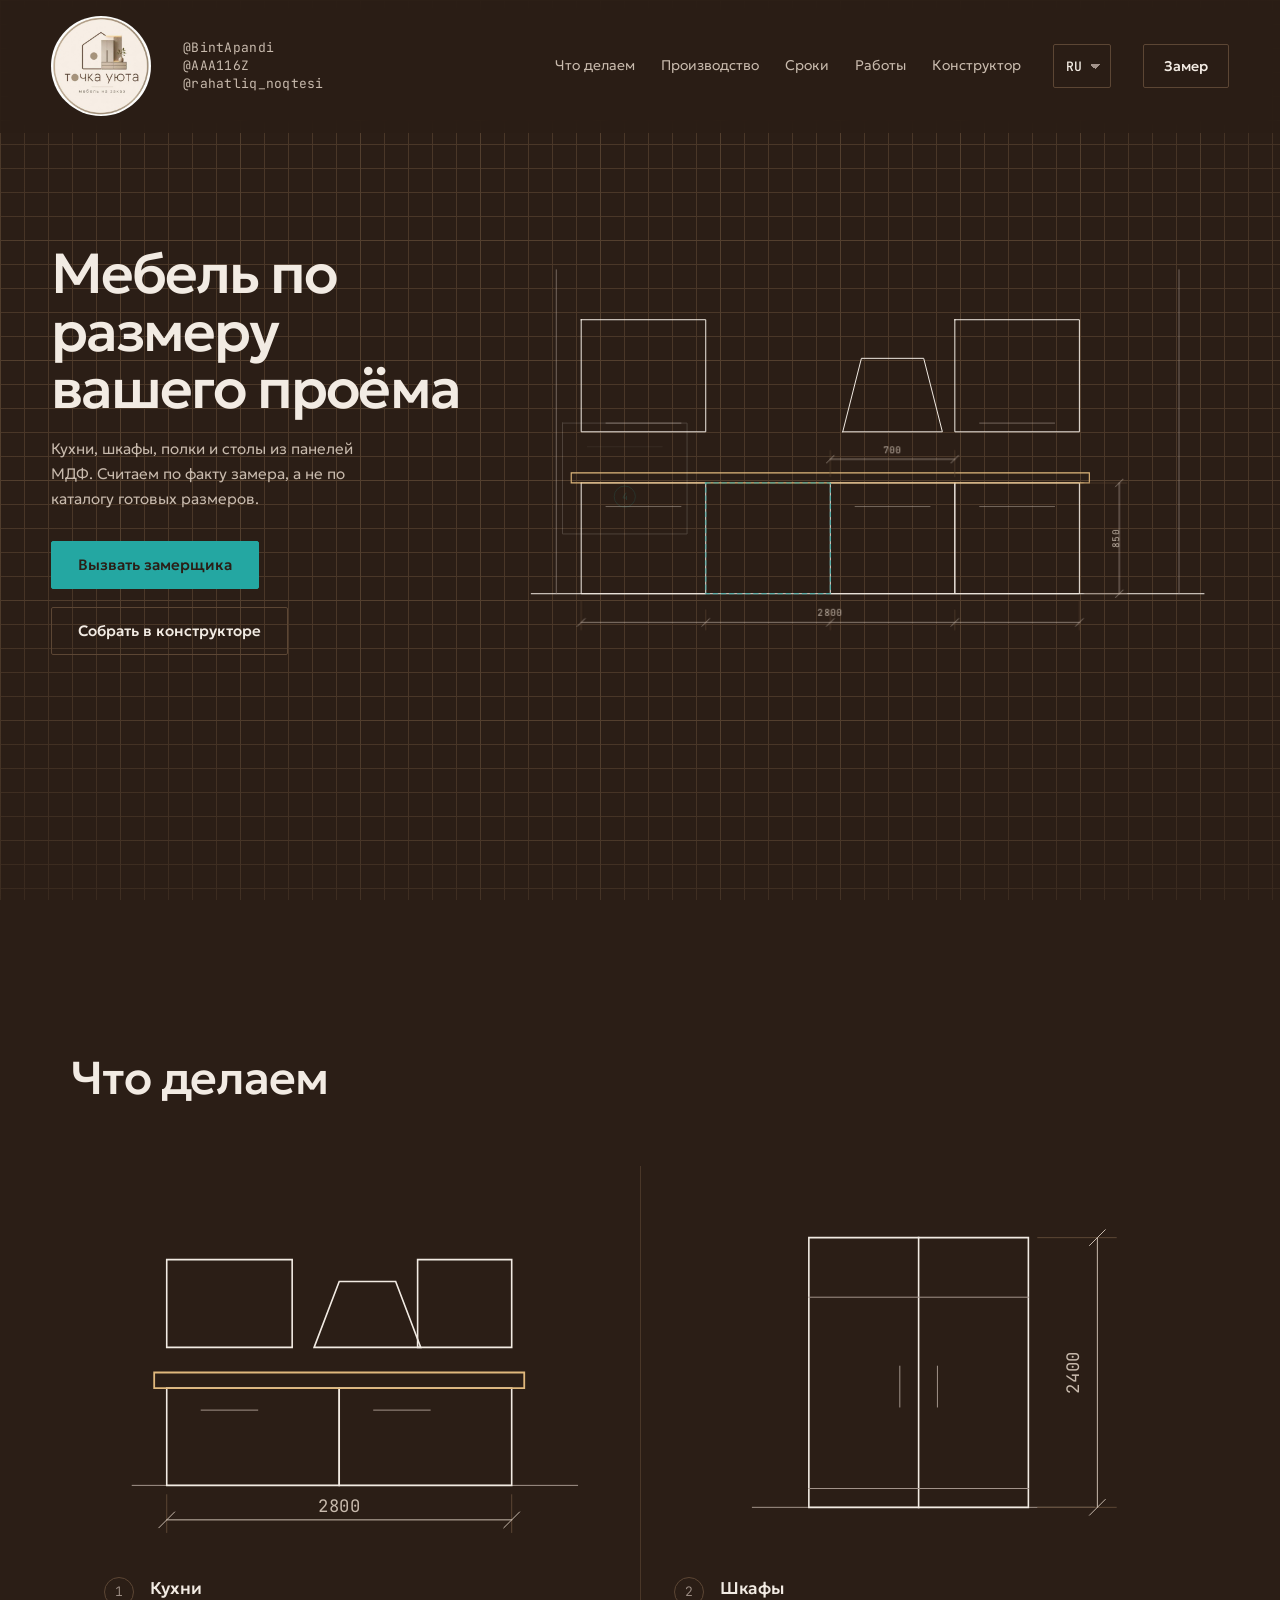
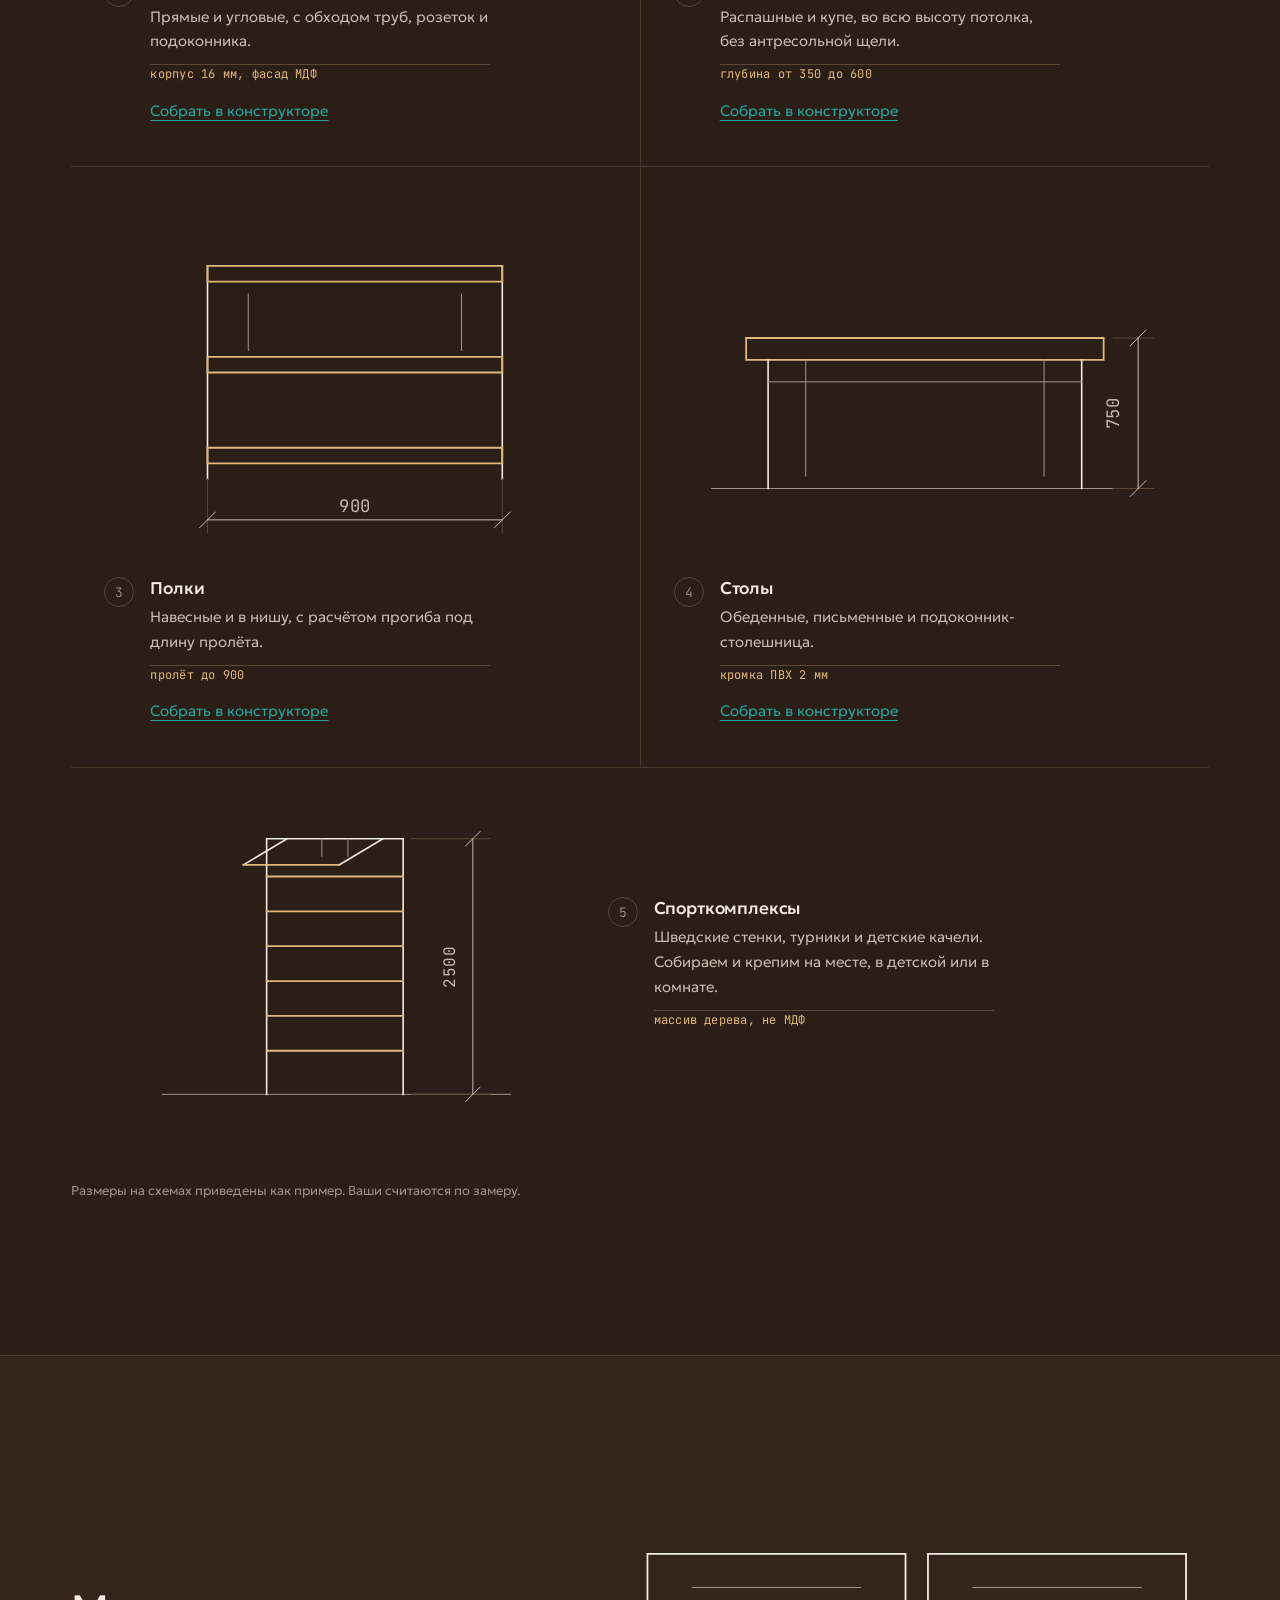
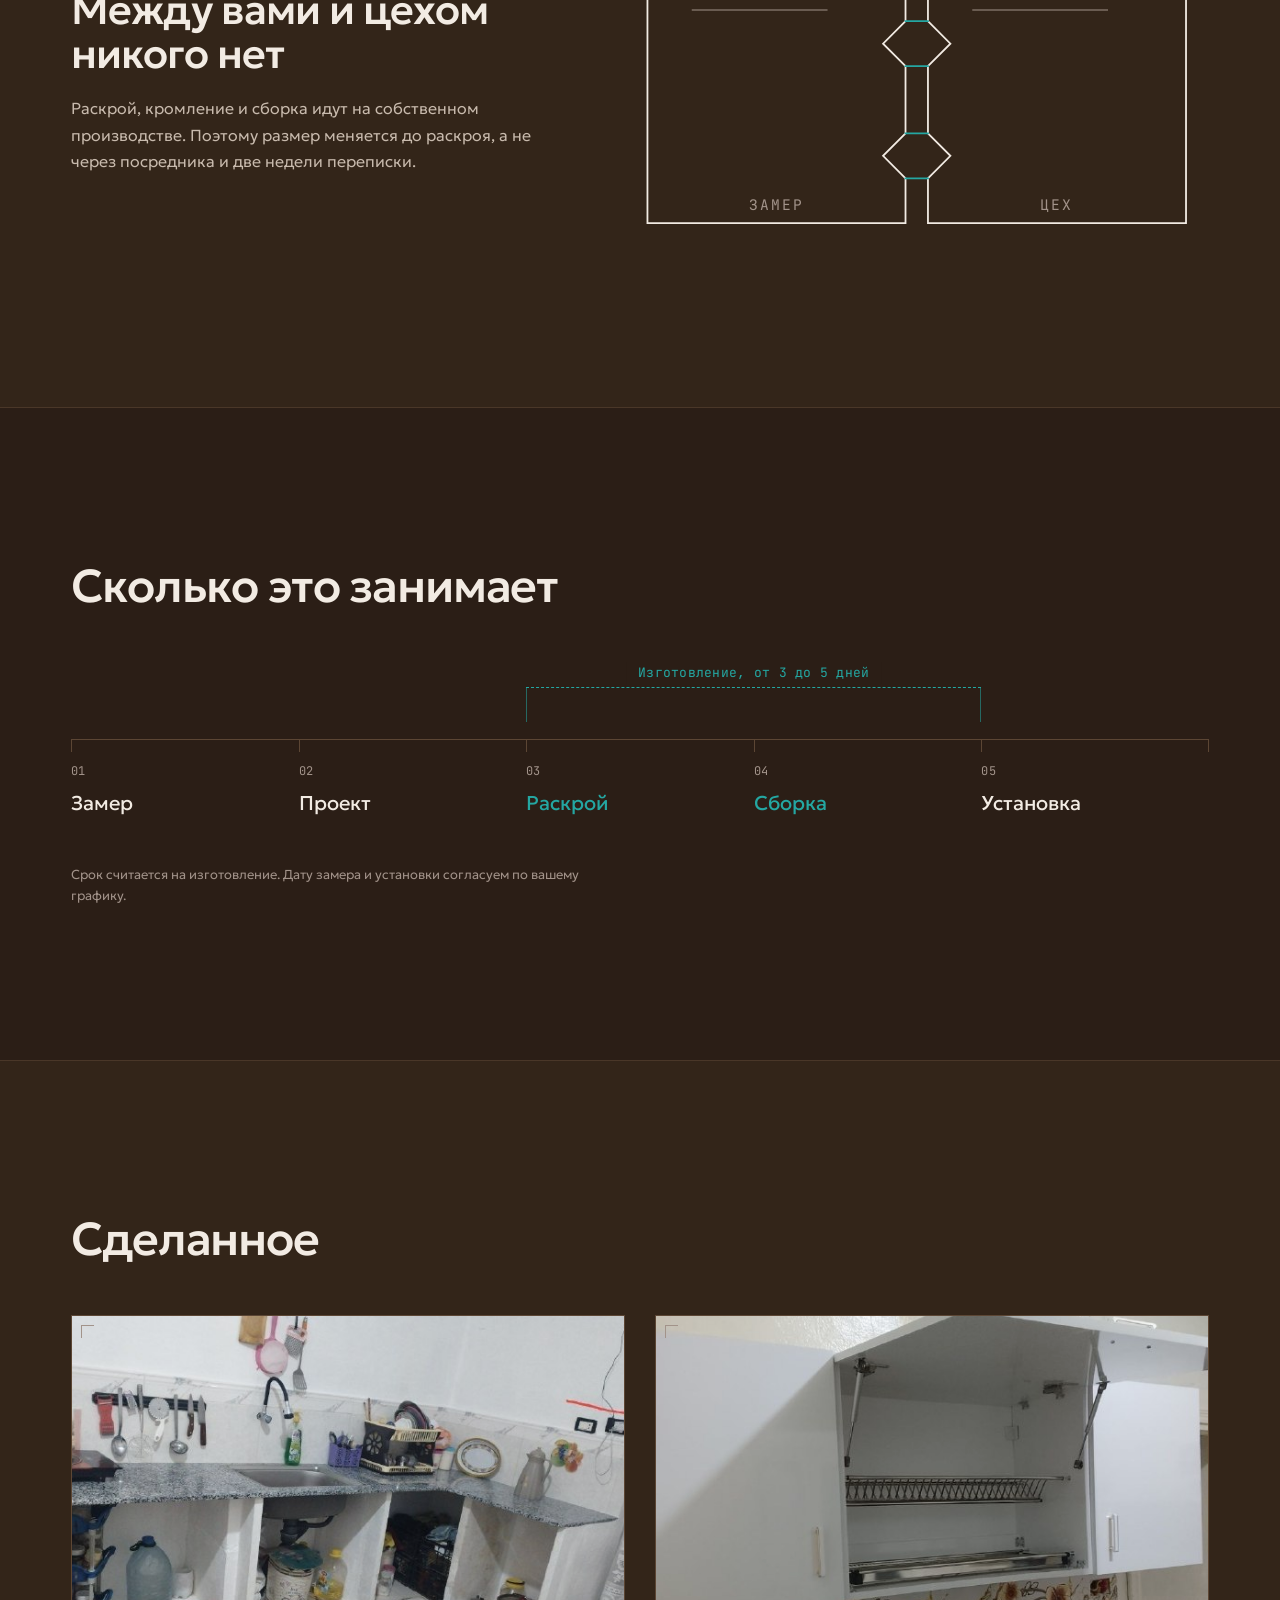
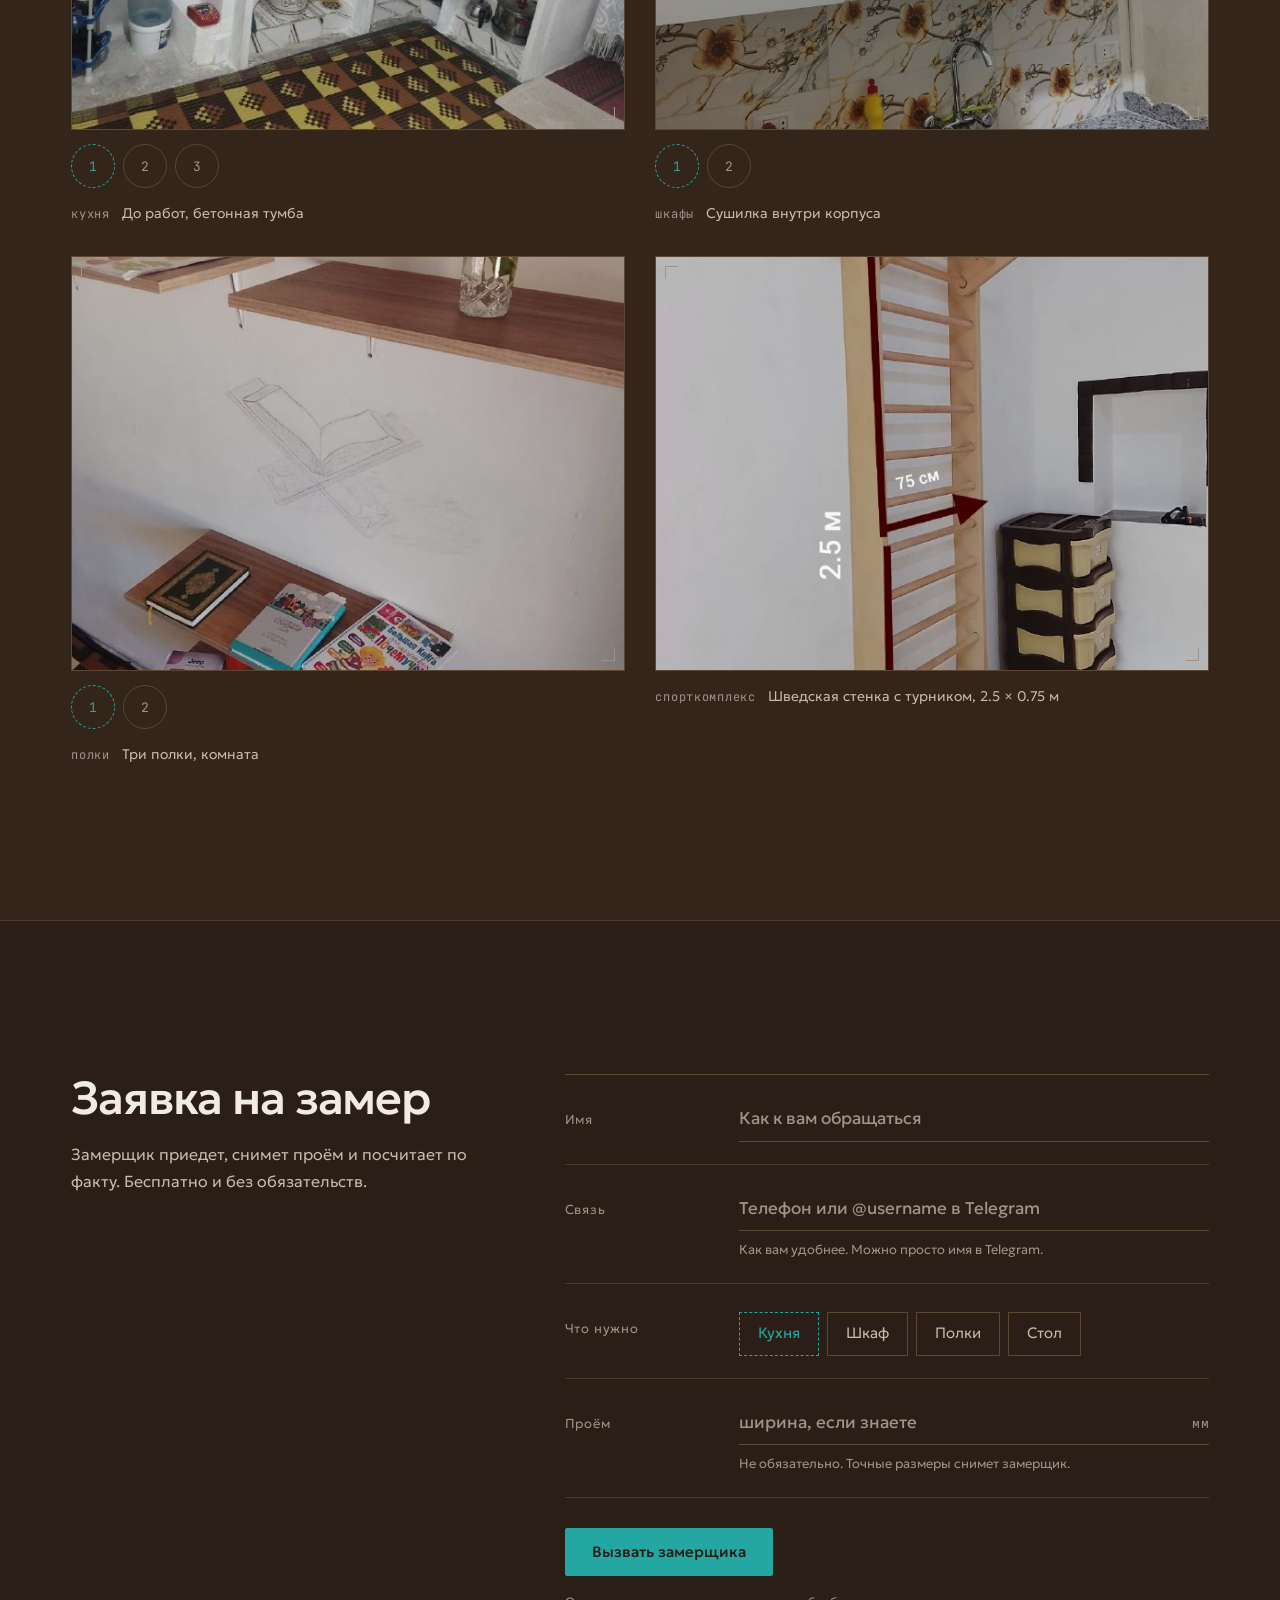
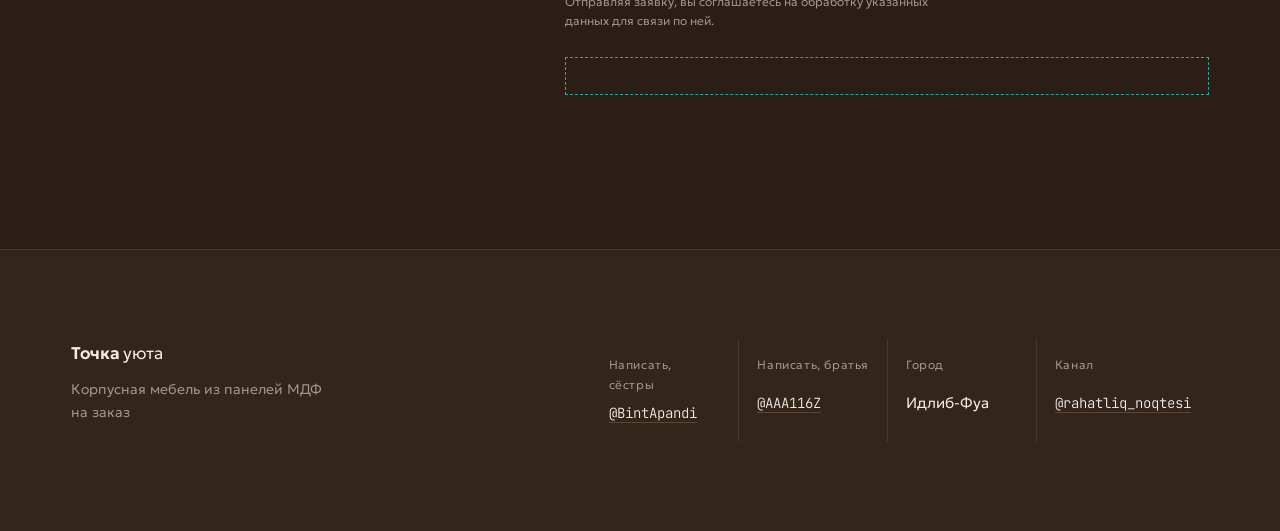
<file: public/index.html>
<!doctype html>
<html lang="ru">
<head>
<meta charset="utf-8">
<meta name="viewport" content="width=device-width, initial-scale=1">
<title>Точка уюта. Мебель из МДФ на заказ</title>
<meta name="description" content="Кухни, шкафы, полки и столы из панелей МДФ под ваш проём. Идлиб-Фуа, собственное производство, изготовление от 3 до 5 дней.">
<meta name="theme-color" content="#0E1113">
<link rel="preconnect" href="https://fonts.googleapis.com">
<link rel="preconnect" href="https://fonts.gstatic.com" crossorigin>
<link href="https://fonts.googleapis.com/css2?family=Geologica:wght@300;400;500;600&family=JetBrains+Mono:wght@400;500&display=swap" rel="stylesheet">
<link rel="stylesheet" href="styles.css?v=17">
</head>
<body>

<a class="skip" href="#zayavka">Перейти к заявке на замер</a>

<!-- ============ ШАПКА ============ -->
<header class="top">
  <a class="mark" href="#top" aria-label="Точка уюта, на главную">
    <img class="mark__logo" src="assets/logo.jpg" alt="" width="320" height="320" decoding="async">
  </a>
  <div class="top__tg">
    <a class="mono" href="https://t.me/BintApandi" target="_blank" rel="noopener" title="Написать, сёстры">@BintApandi</a>
    <a class="mono" href="https://t.me/AAA116Z" target="_blank" rel="noopener" title="Написать, братья">@AAA116Z</a>
    <a class="mono top__tg-ch" href="https://t.me/rahatliq_noqtesi" target="_blank" rel="noopener" title="Канал">@rahatliq_noqtesi</a>
  </div>
  <nav class="top__nav" aria-label="Разделы">
    <a href="#chto">Что делаем</a>
    <a href="#tsekh">Производство</a>
    <a href="#srok">Сроки</a>
    <a href="#raboty">Работы</a>
    <a href="/konstruktor/" data-keep>Конструктор</a>
  </nav>
  <a class="btn btn--ghost top__cta" href="#zayavka">Замер</a>
</header>

<main id="top">

<!-- ============ 1. ПЕРВЫЙ ЭКРАН ============ -->
<!-- Устройство: липкий холст, чертёж рисуется по мере прокрутки -->
<section class="hero" id="hero">
  <div class="hero__rail">
    <div class="hero__stage">

      <svg class="draft" viewBox="0 0 1200 660" preserveAspectRatio="xMidYMid meet" role="img"
           aria-label="Чертёж кухонного гарнитура с проставленными размерами">

        <!-- пол и стена -->
        <g class="d-room">
          <path class="ln" pathLength="1" d="M60 560 H1140"/>
          <path class="ln-thin" pathLength="1" d="M100 40 V560 M1100 40 V560"/>
        </g>

        <!-- нижние модули -->
        <g class="d-base">
          <path class="ln" pathLength="1" d="M140 382 H340 V560 H140 Z"/>
          <path class="ln" pathLength="1" d="M540 382 H740 V560 H540 Z"/>
          <path class="ln" pathLength="1" d="M740 382 H940 V560 H740 Z"/>
          <path class="ln-thin" pathLength="1" d="M180 420 H300 M580 420 H700 M780 420 H900"/>
        </g>

        <!-- столешница -->
        <!-- столешница: единственный элемент цвета материала -->
        <g class="d-counter">
          <path class="ln-edge" pathLength="1" d="M124 366 H956 V382 H124 Z"/>
        </g>

        <!-- верхние модули и вытяжка -->
        <g class="d-upper">
          <path class="ln" pathLength="1" d="M140 120 H340 V300 H140 Z"/>
          <path class="ln" pathLength="1" d="M740 120 H940 V300 H740 Z"/>
          <path class="ln" pathLength="1" d="M560 300 L590 182 H690 L720 300 Z"/>
          <path class="ln-thin" pathLength="1" d="M180 286 H300 M780 286 H900"/>
        </g>

        <!-- размерные цепи -->
        <g class="d-dims">
          <!-- общий габарит понизу -->
          <path class="ln-ext" d="M140 572 V618 M940 572 V618 M340 586 V618 M540 586 V618 M740 586 V618"/>
          <path class="ln-dim" d="M140 606 H940"/>
          <path class="ln-dim" d="M134 612 L146 600 M334 612 L346 600 M534 612 L546 600 M734 612 L746 600 M934 612 L946 600"/>
          <text class="num" x="540" y="596" text-anchor="middle">2800</text>

          <!-- высота нижнего ряда справа -->
          <path class="ln-ext" d="M948 382 H1016 M948 560 H1016"/>
          <path class="ln-dim" d="M1004 382 V560"/>
          <path class="ln-dim" d="M998 388 L1010 376 M998 566 L1010 554"/>
          <text class="num num--rot" x="1004" y="471" text-anchor="middle" transform="rotate(-90 1004 471)">850</text>

          <!-- ширина одного модуля -->
          <path class="ln-ext" d="M540 330 V372 M740 330 V372"/>
          <path class="ln-dim" d="M540 344 H740"/>
          <path class="ln-dim" d="M534 350 L546 338 M734 350 L746 338"/>
          <text class="num" x="640" y="334" text-anchor="middle">700</text>
        </g>

        <!-- деталь, которая снимается с листа -->
        <g class="d-piece">
          <g class="d-piece__slot">
            <path class="ln-cut" d="M340 382 H540 V560 H340 Z"/>
          </g>
          <g class="d-piece__body">
            <path class="ln" pathLength="1" d="M340 382 H540 V560 H340 Z"/>
            <path class="ln-thin" pathLength="1" d="M380 420 H500"/>
            <circle class="pill" cx="440" cy="500" r="17"/>
            <text class="pill-num" x="440" y="506" text-anchor="middle">4</text>
          </g>
        </g>
      </svg>

      <div class="hero__copy">
        <h1 class="hero__h1">Мебель по размеру<br>вашего&nbsp;проёма</h1>
        <p class="hero__lede">Кухни, шкафы, полки и столы из панелей МДФ. Считаем по факту замера, а не по каталогу готовых размеров.</p>
        <div class="hero__act">
          <a class="btn btn--solid" href="#zayavka">Вызвать замерщика</a>
          <a class="btn btn--ghost" href="/konstruktor/">Собрать в конструкторе</a>
        </div>
      </div>

    </div>
  </div>
</section>

<!-- ============ 2. ЧЕТЫРЕ ЧЕРТЁЖНЫЕ ТАБЛИЦЫ ============ -->
<!-- Устройство: лист с четырьмя плитами, на каждой своё изделие в разрезе -->
<section class="plates-sec" id="chto">
  <div class="wrap">
    <h2>Что делаем</h2>

    <div class="plates">

      <article class="plate">
        <svg class="plate__svg" viewBox="0 0 320 224" role="img" aria-label="Схема кухонного гарнитура с габаритом по ширине">
          <path class="ln-thin" d="M18 182 H302"/>
          <path class="ln" d="M40 120 H150 V182 H40 Z"/>
          <path class="ln" d="M150 120 H260 V182 H150 Z"/>
          <path class="ln-edge" d="M32 110 H268 V120 H32 Z"/>
          <path class="ln" d="M40 38 H120 V94 H40 Z"/>
          <path class="ln" d="M200 38 H260 V94 H200 Z"/>
          <path class="ln" d="M134 94 L150 52 H186 L202 94 Z"/>
          <path class="ln-thin" d="M62 134 H98 M172 134 H208"/>
          <path class="ln-ext" d="M40 188 V212 M260 188 V212"/>
          <path class="ln-dim" d="M40 204 H260"/>
          <path class="ln-dim" d="M35 209 L45 199 M255 209 L265 199"/>
          <text class="num num--s" x="150" y="199" text-anchor="middle">2800</text>
        </svg>
        <div class="plate__cap">
          <span class="pillnum">1</span>
          <div>
            <h3>Кухни</h3>
            <p>Прямые и угловые, с обходом труб, розеток и подоконника.</p>
            <span class="mono spec">корпус 16 мм, фасад МДФ</span>
            <a class="plate__link" href="/konstruktor/?t=kuhnya">Собрать в конструкторе</a>
          </div>
        </div>
      </article>

      <article class="plate">
        <svg class="plate__svg" viewBox="0 0 320 224" role="img" aria-label="Схема шкафа с габаритом по высоте">
          <path class="ln-thin" d="M50 196 H268"/>
          <path class="ln" d="M86 24 H226 V196 H86 Z"/>
          <path class="ln" d="M156 24 V196"/>
          <path class="ln-thin" d="M86 62 H226"/>
          <path class="ln-thin" d="M86 184 H226"/>
          <path class="ln-thin" d="M144 106 V132 M168 106 V132"/>
          <path class="ln-ext" d="M232 24 H282 M232 196 H282"/>
          <path class="ln-dim" d="M270 24 V196"/>
          <path class="ln-dim" d="M265 29 L275 19 M265 201 L275 191"/>
          <text class="num num--s" x="258" y="110" text-anchor="middle" transform="rotate(-90 258 110)">2400</text>
        </svg>
        <div class="plate__cap">
          <span class="pillnum">2</span>
          <div>
            <h3>Шкафы</h3>
            <p>Распашные и купе, во всю высоту потолка, без антресольной щели.</p>
            <span class="mono spec">глубина от 350 до 600</span>
            <a class="plate__link" href="/konstruktor/?t=shkaf">Собрать в конструкторе</a>
          </div>
        </div>
      </article>

      <article class="plate">
        <svg class="plate__svg" viewBox="0 0 320 224" role="img" aria-label="Схема навесных полок с габаритом по пролёту">
          <path class="ln" d="M66 42 V178 M254 42 V178"/>
          <path class="ln-edge" d="M66 42 H254 V52 H66 Z"/>
          <path class="ln-edge" d="M66 100 H254 V110 H66 Z"/>
          <path class="ln-edge" d="M66 158 H254 V168 H66 Z"/>
          <path class="ln-thin" d="M92 60 V96 M228 60 V96"/>
          <path class="ln-ext" d="M66 178 V212 M254 178 V212"/>
          <path class="ln-dim" d="M66 204 H254"/>
          <path class="ln-dim" d="M61 209 L71 199 M249 209 L259 199"/>
          <text class="num num--s" x="160" y="199" text-anchor="middle">900</text>
        </svg>
        <div class="plate__cap">
          <span class="pillnum">3</span>
          <div>
            <h3>Полки</h3>
            <p>Навесные и в нишу, с расчётом прогиба под длину пролёта.</p>
            <span class="mono spec">пролёт до 900</span>
            <a class="plate__link" href="/konstruktor/?t=polki">Собрать в конструкторе</a>
          </div>
        </div>
      </article>

      <article class="plate">
        <svg class="plate__svg" viewBox="0 0 320 224" role="img" aria-label="Схема стола с габаритом по высоте">
          <path class="ln-thin" d="M24 184 H296"/>
          <path class="ln-edge" d="M46 88 H274 V102 H46 Z"/>
          <path class="ln" d="M60 102 V184 M260 102 V184"/>
          <path class="ln-thin" d="M84 102 V176 M236 102 V176"/>
          <path class="ln-thin" d="M60 116 H260"/>
          <path class="ln-ext" d="M280 88 H306 M280 184 H306"/>
          <path class="ln-dim" d="M296 88 V184"/>
          <path class="ln-dim" d="M291 93 L301 83 M291 189 L301 179"/>
          <text class="num num--s" x="284" y="136" text-anchor="middle" transform="rotate(-90 284 136)">750</text>
        </svg>
        <div class="plate__cap">
          <span class="pillnum">4</span>
          <div>
            <h3>Столы</h3>
            <p>Обеденные, письменные и подоконник-столешница.</p>
            <span class="mono spec">кромка ПВХ 2 мм</span>
            <a class="plate__link" href="/konstruktor/?t=stol">Собрать в конструкторе</a>
          </div>
        </div>
      </article>

      <article class="plate plate--wide">
        <svg class="plate__svg" viewBox="0 0 320 224" role="img" aria-label="Схема шведской стенки с турником и габаритом по высоте">
          <path class="ln-thin" d="M40 202 H280"/>
          <path class="ln" d="M112 26 V202 M206 26 V202"/>
          <path class="ln-edge" d="M112 52 H206 M112 76 H206 M112 100 H206 M112 124 H206 M112 148 H206 M112 172 H206"/>
          <path class="ln" d="M112 26 H206"/>
          <path class="ln" d="M126 26 L96 44 M192 26 L162 44"/>
          <path class="ln-edge" d="M96 44 H162"/>
          <path class="ln-thin" d="M150 26 V38 M168 26 V38"/>
          <path class="ln-ext" d="M212 26 H266 M212 202 H266"/>
          <path class="ln-dim" d="M254 26 V202"/>
          <path class="ln-dim" d="M249 31 L259 21 M249 207 L259 197"/>
          <text class="num num--s" x="242" y="114" text-anchor="middle" transform="rotate(-90 242 114)">2500</text>
        </svg>
        <div class="plate__cap">
          <span class="pillnum">5</span>
          <div>
            <h3>Спорткомплексы</h3>
            <p>Шведские стенки, турники и детские качели. Собираем и крепим на месте, в детской или в комнате.</p>
            <span class="mono spec">массив дерева, не МДФ</span>
          </div>
        </div>
      </article>

    </div>
    <p class="plates__fine">Размеры на схемах приведены как пример. Ваши считаются по замеру.</p>
  </div>
</section>

<!-- ============ 3. МЕТКИ СОВМЕЩЕНИЯ ============ -->
<!-- Устройство: две половины, которые сходятся по надсечкам -->
<section class="join" id="tsekh">
  <div class="wrap join__grid">

    <div class="join__side">
      <h2>Между вами и цехом<br>никого нет</h2>
      <p class="lede">Раскрой, кромление и сборка идут на собственном производстве. Поэтому размер меняется до раскроя, а не через посредника и две недели переписки.</p>
    </div>

    <div class="join__figure" aria-hidden="true">
      <svg viewBox="0 0 520 300" class="notch">
        <path class="ln" d="M20 40 H250 V100 L230 120 L250 140 V200 L230 220 L250 240 V280 H20 Z"/>
        <path class="ln" d="M500 40 H270 V100 L290 120 L270 140 V200 L290 220 L270 240 V280 H500 Z"/>
        <path class="ln-mark" d="M250 100 H270 M250 140 H270 M250 200 H270 M250 240 H270"/>
        <path class="ln-thin" d="M60 70 H210 M60 90 H180 M310 70 H460 M310 90 H430"/>
        <text class="num" x="135" y="268" text-anchor="middle">ЗАМЕР</text>
        <text class="num" x="385" y="268" text-anchor="middle">ЦЕХ</text>
      </svg>
    </div>

  </div>
</section>

<!-- ============ 4. СРОК КАК РАЗМЕРНАЯ ЦЕПЬ ============ -->
<!-- Устройство: одна горизонтальная линия с засечками -->
<section class="chain" id="srok">
  <div class="wrap">
    <h2 class="chain__h2">Сколько это занимает</h2>

    <div class="chain__track">
      <ol class="chain__steps">
        <li><span class="mono st">01</span><span class="nm">Замер</span></li>
        <li><span class="mono st">02</span><span class="nm">Проект</span></li>
        <li class="is-span"><span class="mono st">03</span><span class="nm">Раскрой</span></li>
        <li class="is-span"><span class="mono st">04</span><span class="nm">Сборка</span></li>
        <li><span class="mono st">05</span><span class="nm">Установка</span></li>
      </ol>
      <div class="chain__span">
        <span class="chain__span-label mono">Изготовление, от 3 до 5 дней</span>
      </div>
    </div>

    <p class="chain__fine">Срок считается на изготовление. Дату замера и установки согласуем по вашему графику.</p>
  </div>
</section>

<!-- ============ 5. РАБОТЫ ============ -->
<!-- Устройство: асимметричная сетка кадров с выносками -->
<section class="works" id="raboty">
  <div class="wrap">
    <h2>Сделанное</h2>

    <div class="works__grid">

      <figure class="frame" data-gallery>
        <div class="frame__box">
          <span class="frame__corner frame__corner--tl"></span>
          <span class="frame__corner frame__corner--br"></span>
          <img data-shot data-no-i18n src="assets/works/kuhnya-1.jpg" alt="Кухня до работ: бетонная тумба без фасадов" loading="lazy" decoding="async" width="800" height="450">
        </div>
        <div class="views" role="group" aria-label="Виды проекта: кухня">
          <button type="button" class="view is-on" aria-pressed="true"
            data-src="assets/works/kuhnya-1.jpg"
            data-alt="Кухня до работ: бетонная тумба без фасадов"
            data-cap="До работ, бетонная тумба">1</button>
          <button type="button" class="view" aria-pressed="false"
            data-src="assets/works/kuhnya-2.jpg"
            data-alt="Собранные корпуса кухни перед установкой"
            data-cap="Корпуса собраны, идёт установка">2</button>
          <button type="button" class="view" aria-pressed="false"
            data-src="assets/works/kuhnya-3.jpg"
            data-alt="Готовая угловая кухня с гранитной столешницей"
            data-cap="Готово, угловой гарнитур">3</button>
        </div>
        <figcaption><span class="mono dim">кухня</span> <span data-cap data-no-i18n>До работ, бетонная тумба</span></figcaption>
      </figure>

      <figure class="frame" data-gallery>
        <div class="frame__box">
          <span class="frame__corner frame__corner--tl"></span>
          <span class="frame__corner frame__corner--br"></span>
          <img data-shot data-no-i18n src="assets/works/shkafy-1.jpg" alt="Навесные шкафчики с сушилкой для посуды, дверца открыта" loading="lazy" decoding="async" width="600" height="800">
        </div>
        <div class="views" role="group" aria-label="Виды проекта: навесные шкафы">
          <button type="button" class="view is-on" aria-pressed="true"
            data-src="assets/works/shkafy-1.jpg"
            data-alt="Навесные шкафчики с сушилкой для посуды, дверца открыта"
            data-cap="Сушилка внутри корпуса">1</button>
          <button type="button" class="view" aria-pressed="false"
            data-src="assets/works/shkafy-2.jpg"
            data-alt="Навесные шкафчики с закрытыми фасадами над рабочей зоной"
            data-cap="Фасады закрыты">2</button>
        </div>
        <figcaption><span class="mono dim">шкафы</span> <span data-cap data-no-i18n>Сушилка внутри корпуса</span></figcaption>
      </figure>

      <figure class="frame" data-gallery>
        <div class="frame__box">
          <span class="frame__corner frame__corner--tl"></span>
          <span class="frame__corner frame__corner--br"></span>
          <img data-shot data-no-i18n src="assets/works/polki-1.jpg" alt="Три навесные полки из МДФ с книгами" loading="lazy" decoding="async" width="600" height="800">
        </div>
        <div class="views" role="group" aria-label="Виды проекта: полки">
          <button type="button" class="view is-on" aria-pressed="true"
            data-src="assets/works/polki-1.jpg"
            data-alt="Три навесные полки из МДФ с книгами"
            data-cap="Три полки, комната">1</button>
          <button type="button" class="view" aria-pressed="false"
            data-src="assets/works/polki-2.jpg"
            data-alt="Навесная полка из МДФ с вазой"
            data-cap="Одиночная полка, 695 × 295">2</button>
        </div>
        <figcaption><span class="mono dim">полки</span> <span data-cap data-no-i18n>Три полки, комната</span></figcaption>
      </figure>

      <figure class="frame">
        <div class="frame__box">
          <span class="frame__corner frame__corner--tl"></span>
          <span class="frame__corner frame__corner--br"></span>
          <img src="assets/works/stenka-1.jpg" alt="Шведская стенка из дерева с турником, высота 2.5 метра" loading="lazy" decoding="async" width="600" height="800">
        </div>
        <figcaption><span class="mono dim">спорткомплекс</span> Шведская стенка с турником, 2.5 × 0.75 м</figcaption>
      </figure>

    </div>
  </div>
</section>

<!-- ============ 6. ЗАЯВКА ============ -->
<!-- Устройство: форма как графы спецификации -->
<section class="order" id="zayavka">
  <div class="wrap order__wrap">
    <div class="order__intro">
      <h2>Заявка на замер</h2>
      <p class="lede">Замерщик приедет, снимет проём и посчитает по факту. Бесплатно и без обязательств.</p>
    </div>

    <form class="spec" id="form" novalidate>
      <div class="spec__row">
        <label class="spec__key" for="f-name">Имя</label>
        <div class="spec__val">
          <input id="f-name" name="name" type="text" autocomplete="given-name" placeholder="Как к вам обращаться" required>
          <p class="spec__err" data-err-for="f-name" hidden>Напишите имя, чтобы замерщик знал, к кому едет</p>
        </div>
      </div>

      <div class="spec__row">
        <label class="spec__key" for="f-contact">Связь</label>
        <div class="spec__val">
          <input id="f-contact" name="contact" type="text" placeholder="Телефон или @username в Telegram" required>
          <p class="spec__hint">Как вам удобнее. Можно просто имя в Telegram.</p>
          <p class="spec__err" data-err-for="f-contact" hidden>Оставьте телефон или имя в Telegram, иначе мы не сможем ответить</p>
        </div>
      </div>

      <div class="spec__row">
        <span class="spec__key" id="lbl-kind">Что нужно</span>
        <div class="spec__val">
          <div class="choice" role="radiogroup" aria-labelledby="lbl-kind">
            <label class="choice__item"><input type="radio" name="kind" value="Кухня" checked><span>Кухня</span></label>
            <label class="choice__item"><input type="radio" name="kind" value="Шкаф"><span>Шкаф</span></label>
            <label class="choice__item"><input type="radio" name="kind" value="Полки"><span>Полки</span></label>
            <label class="choice__item"><input type="radio" name="kind" value="Стол"><span>Стол</span></label>
          </div>
        </div>
      </div>

      <div class="spec__row">
        <label class="spec__key" for="f-size">Проём</label>
        <div class="spec__val">
          <div class="measure">
            <input id="f-size" name="size" type="text" inputmode="numeric" placeholder="ширина, если знаете">
            <span class="measure__unit mono">мм</span>
          </div>
          <p class="spec__hint">Не обязательно. Точные размеры снимет замерщик.</p>
        </div>
      </div>

      <div class="spec__foot">
        <button class="btn btn--solid" type="submit" id="submit">Вызвать замерщика</button>
        <p class="spec__legal">Отправляя заявку, вы соглашаетесь на обработку указанных данных для связи по ней.</p>
      </div>

      <output class="notice" id="notice" data-js hidden></output>
    </form>
  </div>
</section>

</main>

<!-- ============ 7. ПОДВАЛ ============ -->
<footer class="foot">
  <div class="wrap foot__grid">
    <div class="foot__mark">
      <span class="mark__text"><b>Точка</b> уюта</span>
      <p class="dim">Корпусная мебель из панелей МДФ на заказ</p>
    </div>
    <dl class="foot__data">
      <div>
        <dt>Написать, сёстры</dt>
        <dd><a class="ph" href="https://t.me/BintApandi" target="_blank" rel="noopener">@BintApandi</a></dd>
      </div>
      <div>
        <dt>Написать, братья</dt>
        <dd><a class="ph" href="https://t.me/AAA116Z" target="_blank" rel="noopener">@AAA116Z</a></dd>
      </div>
      <div><dt>Город</dt><dd>Идлиб-Фуа</dd></div>
      <div>
        <dt>Канал</dt>
        <dd><a class="ph" href="https://t.me/rahatliq_noqtesi" target="_blank" rel="noopener">@rahatliq_noqtesi</a></dd>
      </div>
    </dl>
  </div>
</footer>

<script src="i18n.js?v=3"></script>
<script src="app.js?v=3"></script>
</body>
</html>
</file>
<file: public/styles.css>
/* =========================================================
   Точка уюта. Мир: выкройка на тёмном дереве.
   Пунктир означает выбранное состояние. Бирюза = действие, дуб = материал.
   ========================================================= */

:root{
  /* земля тёмного дерева, тёплые нейтралы поверх */
  --ink:        #2B1E16;
  --ink-2:      #332519;
  --ink-3:      #3C2C1F;
  --chalk:      #F2EBE3;
  --chalk-2:    #C8BAAD;
  --chalk-3:    #A2938A;
  --rule:       #4A3728;
  --rule-2:     #5C4634;
  /* два цвета с разными ролями.
     бирюза  = действие и выбранное состояние
     дерево  = материал: лист, кромка, торец */
  --turq:       #24A7A2;
  --turq-hi:    #3FC5BF;
  --turq-deep:  #0A6E62;
  /* на коричневой земле материал читается только светлым дубом,
     тёмный коричневый акцент на ней даёт всего 4.07 и не проходит */
  --wood:       #E0B87C;
  --wood-hi:    #EED2A0;
  --wood-deep:  #8A6A45;

  --ff:   "Geologica", system-ui, -apple-system, "Segoe UI", sans-serif;
  --mono: "JetBrains Mono", ui-monospace, "Cascadia Mono", Consolas, monospace;

  --wrap: 1240px;
  --gut:  clamp(20px, 4vw, 56px);
  --sec:  clamp(88px, 12vw, 176px);

  --ease: cubic-bezier(.16,1,.3,1);
  --dur:  .34s;
}

*{box-sizing:border-box}
html{scroll-behavior:smooth}

body{
  margin:0;
  background:var(--ink);
  color:var(--chalk-2);
  font:300 16px/1.65 var(--ff);
  -webkit-font-smoothing:antialiased;
  /* clip, а не hidden: hidden делает body контейнером прокрутки и ломает sticky */
  overflow-x:clip;
}

/* --- поверхности браузера, которые тоже наши --- */
::selection{background:var(--turq);color:var(--ink)}
:where(input,textarea){caret-color:var(--turq)}
:focus-visible{outline:2px solid var(--turq);outline-offset:3px;border-radius:2px}
html{scrollbar-color:var(--rule-2) var(--ink);scrollbar-width:thin}
::-webkit-scrollbar{width:11px;height:11px}
::-webkit-scrollbar-track{background:var(--ink)}
::-webkit-scrollbar-thumb{background:var(--rule-2);border:3px solid var(--ink);border-radius:99px}
::-webkit-scrollbar-thumb:hover{background:#70573F}

.skip{
  position:fixed;left:-999px;top:12px;z-index:99;
  background:var(--turq);color:var(--ink);padding:10px 18px;
  font-weight:500;text-decoration:none;border-radius:2px;
}
.skip:focus,.skip:focus-visible{left:12px}

.wrap{max-width:var(--wrap);margin-inline:auto;padding-inline:var(--gut)}
.mono{font-family:var(--mono);font-weight:400;letter-spacing:.02em;font-variant-numeric:tabular-nums}
.dim{color:var(--chalk-3)}
.lede{max-width:52ch;color:var(--chalk-2);font-size:clamp(1rem,1.2vw,1.125rem)}

h1,h2,h3{color:var(--chalk);font-weight:500;margin:0;text-wrap:balance}
h2{font-size:clamp(1.9rem,3.6vw,3rem);line-height:1.06;letter-spacing:-.025em}
h3{font-size:1.0625rem;line-height:1.3;letter-spacing:-.01em;font-weight:500}
p{margin:0}

/* ============ КНОПКИ ============ */
.btn{
  display:inline-flex;align-items:center;justify-content:center;
  min-height:48px;padding:0 26px;
  font:500 .9375rem/1 var(--ff);
  text-decoration:none;border-radius:2px;cursor:pointer;
  border:1px solid transparent;
  transition:background var(--dur) var(--ease),color var(--dur) var(--ease),border-color var(--dur) var(--ease);
}
.btn--solid{background:var(--turq);color:var(--ink);border-color:var(--turq)}
.btn--solid:hover{background:var(--turq-hi);border-color:var(--turq-hi)}
.btn--ghost{color:var(--chalk);border-color:var(--rule-2);background:transparent}
.btn--ghost:hover{border-color:var(--turq);color:var(--turq)}
.btn[disabled]{opacity:.45;cursor:not-allowed}
.btn.is-busy{color:transparent;position:relative}
.btn.is-busy::after{
  content:"";position:absolute;width:16px;height:16px;border-radius:99px;
  border:2px solid rgba(43,30,22,.3);border-top-color:var(--ink);
  animation:spin .7s linear infinite;
}
@keyframes spin{to{transform:rotate(360deg)}}

/* ============ ШАПКА ============ */
.top{
  position:fixed;inset:0 0 auto 0;z-index:40;
  display:flex;align-items:center;gap:32px;
  padding:16px var(--gut);
  background:color-mix(in srgb, var(--ink) 86%, transparent);
  backdrop-filter:blur(8px);
  border-bottom:1px solid transparent;
  transition:border-color var(--dur) var(--ease);
}
.top.is-stuck{border-bottom-color:var(--rule)}
.mark{display:flex;align-items:center;gap:10px;text-decoration:none}
/* Логотип канала: светлый кругляш на тёмной земле.
   Исходник 320 × 320, поэтому вплоть до 160 px в шапке
   остаётся резким даже на экране с двойной плотностью. */
.mark__logo{
  width:auto;height:100px;border-radius:99px;display:block;
  background:var(--chalk);
}
@media(max-width:620px){.mark__logo{height:76px}}
.mark__text{color:var(--chalk);font-size:.9375rem;font-weight:300;letter-spacing:-.01em;white-space:nowrap}
.mark__text b{font-weight:600}
.node-dot{fill:var(--turq)}
.node-ring{opacity:.5}
.top__nav{display:flex;gap:26px;margin-inline-start:auto}
.top__nav a{color:var(--chalk-2);text-decoration:none;font-size:.875rem;transition:color var(--dur) var(--ease)}
.top__nav a:hover{color:var(--chalk)}
.top__cta{min-height:44px;padding:0 20px;font-size:.875rem}

/* ============ 1. ПЕРВЫЙ ЭКРАН ============ */
.hero{position:relative}
.hero__rail{height:auto}
.hero__stage{
  position:relative;min-height:100svh;overflow:hidden;
  display:grid;place-items:center;
  background:
    repeating-linear-gradient(to right, var(--rule) 0 1px, transparent 1px 100%) 0 0/24px 100%,
    repeating-linear-gradient(to bottom, var(--rule) 0 1px, transparent 1px 100%) 0 0/100% 24px,
    var(--ink);
  background-blend-mode:normal;
}
.hero__stage::before{
  content:"";position:absolute;inset:0;pointer-events:none;
  background:
    repeating-linear-gradient(to right, var(--rule-2) 0 1px, transparent 1px 100%) 0 0/120px 100%,
    repeating-linear-gradient(to bottom, var(--rule-2) 0 1px, transparent 1px 100%) 0 0/100% 120px;
  opacity:.55;
}
.hero__stage::after{
  content:"";position:absolute;inset:0;pointer-events:none;
  background:radial-gradient(120% 90% at 50% 45%, transparent 40%, var(--ink) 100%);
}

.draft{
  position:relative;z-index:1;
  width:min(96vw, 1200px);height:auto;max-height:78svh;
}
.ln,.ln-thin,.ln-dim,.ln-ext,.ln-cut,.ln-mark,.ln-edge{fill:none;stroke-linecap:square}
.ln-edge{stroke:var(--wood);stroke-width:1.8}
.ln{stroke:var(--chalk);stroke-width:1.6}
.ln-thin{stroke:var(--chalk-3);stroke-width:1}
.ln-mark{stroke:var(--turq);stroke-width:1.6}
.ln-dim{stroke:var(--chalk-2);stroke-width:1}
.ln-ext{stroke:var(--rule-2);stroke-width:1}
.ln-cut{stroke:var(--turq);stroke-width:1.4;stroke-dasharray:7 6}

/* Чертёж собирается сам при загрузке, в том порядке, в каком его
   рисовали бы руками: помещение, низ, снимаемая деталь, столешница, верх.
   Затем проступают размеры, затем деталь снимается с листа. */
@keyframes draw{from{stroke-dashoffset:1}to{stroke-dashoffset:0}}
@keyframes fade{from{opacity:0}to{opacity:1}}
@keyframes lift{
  from{transform:none;opacity:1}
  to{transform:translateX(-230px) translateY(-96px);opacity:.18}
}

.d-room .ln,.d-room .ln-thin,
.d-base .ln,.d-base .ln-thin,
.d-counter .ln-edge,
.d-upper .ln,.d-upper .ln-thin,
.d-piece__body .ln,.d-piece__body .ln-thin{
  stroke-dasharray:1;
  animation:draw .9s var(--ease) both;
}
.d-room  .ln,.d-room  .ln-thin{animation-delay:.15s}
.d-base  .ln,.d-base  .ln-thin{animation-delay:.75s}
.d-piece__body .ln,.d-piece__body .ln-thin{animation-delay:1.3s}
.d-counter .ln-edge{animation-delay:1.85s}
.d-upper .ln,.d-upper .ln-thin{animation-delay:2.25s}

.d-dims{animation:fade .8s var(--ease) both;animation-delay:3.1s}
.num{
  fill:var(--chalk-2);font-family:var(--mono);font-size:15px;font-weight:400;
  letter-spacing:.04em;
}
.d-piece__slot{animation:fade .5s var(--ease) both;animation-delay:3.9s}
.d-piece__body{animation:lift 1.2s var(--ease) both;animation-delay:3.95s}
.pill{fill:none;stroke:var(--turq);stroke-width:1.4}
.pill-num{fill:var(--turq);font-family:var(--mono);font-size:16px;font-weight:500}

.hero__copy{
  position:absolute;z-index:2;
  left:var(--gut);top:50%;transform:translateY(-46%);
  width:min(30rem, 40vw);
}
.hero__h1{
  font-size:clamp(2.1rem, 4.4vw, 3.75rem);
  line-height:1.02;letter-spacing:-.035em;font-weight:500;
}
.hero__lede{margin-top:18px;max-width:34ch;color:var(--chalk-2);font-size:clamp(.95rem,1.1vw,1.0625rem)}
.hero__act{margin-top:30px;display:flex;align-items:center;gap:18px;flex-wrap:wrap}
.hero__scroll{
  position:absolute;z-index:2;left:50%;bottom:26px;transform:translateX(-50%);
  font-size:.75rem;color:var(--chalk-3);letter-spacing:.04em;
}

/* на широких экранах текст и чертёж стоят в двух колонках, без наложения.
   Блок идёт после базовых правил героя намеренно: специфичность равная,
   выигрывает тот, кто ниже. */
@media(min-width:1081px){
  .hero__stage{
    grid-template-columns:minmax(340px, 34%) minmax(0, 1fr);
    justify-items:center;align-items:center;
    gap:clamp(24px, 3vw, 64px);
    padding-inline:var(--gut) clamp(16px, 3vw, 56px);
  }
  /* в разметке чертёж идёт первым, на экране он справа */
  .hero__copy{
    position:static;transform:none;width:auto;max-width:30rem;
    grid-area:1/1;justify-self:start;
  }
  .draft{width:100%;max-width:840px;grid-area:1/2;justify-self:end;max-height:70svh}
}


/* ============ 2. ЧЕТЫРЕ ЧЕРТЁЖНЫЕ ТАБЛИЦЫ ============ */
.plates-sec{padding-block:var(--sec);background:var(--ink)}
.plates-sec h2{margin-bottom:clamp(40px,5vw,64px)}

/* волосяные разделители вместо карточек: это лист, разбитый на плиты */
.plates{display:grid;gap:1px;background:var(--rule);grid-template-columns:1fr}
@media(min-width:760px){.plates{grid-template-columns:1fr 1fr}}
.plate{
  background:var(--ink);
  padding:clamp(20px,2.6vw,34px);
  display:grid;gap:clamp(18px,2vw,26px);align-content:start;
  transition:background var(--dur) var(--ease);
}
.plate:hover{background:var(--ink-3)}

/* штрих не масштабируется вместе со схемой, поэтому во всех плитах
   он одной толщины и совпадает с первым экраном */
.plate__svg{width:100%;height:auto;display:block}
.plate__svg *{vector-effect:non-scaling-stroke}
.num--s{font-size:11px}

.plate__cap{display:flex;gap:16px;align-items:start}
.plate__cap h3{margin-bottom:6px}
.plate__cap p{font-size:.9375rem;color:var(--chalk-2);max-width:34ch}
.plate__cap .spec{
  display:block;margin-top:10px;font-size:.75rem;color:var(--wood);
}
.pillnum{
  flex:0 0 auto;
  display:grid;place-items:center;width:30px;height:30px;border-radius:99px;
  border:1px solid var(--rule-2);color:var(--chalk-3);
  font-family:var(--mono);font-size:.8125rem;
  transition:border-color var(--dur) var(--ease),color var(--dur) var(--ease);
}
.plate:hover .pillnum{border-color:var(--turq);color:var(--turq)}
/* пятая плита во всю ширину: другой материал, поэтому и устройство другое */
@media(min-width:760px){
  .plate--wide{
    grid-column:1 / -1;
    grid-template-columns:minmax(0,.9fr) minmax(0,1.1fr);
    align-items:center;gap:clamp(24px,3vw,56px);
  }
}
.plates__fine{margin-top:20px;font-size:.8125rem;color:var(--chalk-3)}

/* ============ 3. МЕТКИ СОВМЕЩЕНИЯ ============ */
.join{padding-block:var(--sec);background:var(--ink-2);border-block:1px solid var(--rule)}
.join__grid{display:grid;gap:clamp(40px,6vw,88px);align-items:center;grid-template-columns:1fr}
@media(min-width:900px){.join__grid{grid-template-columns:minmax(0,.9fr) minmax(0,1.1fr)}}
.join__side{display:grid;gap:20px}
.join h2{font-size:clamp(1.8rem,3.2vw,2.6rem)}
.notch{width:100%;height:auto}
.notch .num{font-size:13px;letter-spacing:.14em;fill:var(--chalk-3)}

/* ============ 4. СРОК ============ */
.chain{padding-block:var(--sec);background:var(--ink)}
.chain__h2{margin-bottom:clamp(48px,6vw,80px)}
.chain__track{position:relative;padding-top:52px}
.chain__steps{
  list-style:none;margin:0;padding:0;
  display:grid;grid-template-columns:repeat(5,1fr);
  border-top:1px solid var(--rule-2);
}
.chain__steps li{
  position:relative;padding-top:22px;display:grid;gap:5px;
  padding-inline-end:14px;
}
.chain__steps li::before{
  content:"";position:absolute;top:-1px;inset-inline-start:0;width:1px;height:13px;background:var(--rule-2);
}
.chain__steps li:last-child::after{
  content:"";position:absolute;top:-1px;inset-inline-end:0;width:1px;height:13px;background:var(--rule-2);
}
.chain__steps .st{font-size:.75rem;color:var(--chalk-3)}
.chain__steps .nm{color:var(--chalk);font-size:clamp(1rem,1.6vw,1.25rem);font-weight:400}
.chain__steps li.is-span .nm{color:var(--turq)}
.chain__span{
  position:absolute;top:0;inset-inline-start:40%;width:40%;
  border-top:1px dashed var(--turq);
  height:34px;
}
.chain__span::before,.chain__span::after{
  content:"";position:absolute;top:0;width:1px;height:34px;background:var(--turq);opacity:.55;
}
.chain__span::before{left:0}
.chain__span::after{right:0}
.chain__span-label{
  position:absolute;top:-26px;left:50%;transform:translateX(-50%);
  white-space:nowrap;font-size:.8125rem;color:var(--turq);
  background:var(--ink);padding-inline:12px;
}
.chain__fine{margin-top:44px;font-size:.8125rem;color:var(--chalk-3);max-width:58ch}

/* ============ 5. РАБОТЫ ============ */
.works{padding-block:var(--sec);background:var(--ink-2);border-block:1px solid var(--rule)}
.works h2{margin-bottom:clamp(36px,4vw,56px)}
/* Три кадра в ряд, одинаковая пропорция, подписи на одной линии.
   Растягивание одного кадра на две строки конфликтовало с его
   собственной пропорцией и разносило сетку, поэтому убрано. */
.works__grid{
  display:grid;gap:clamp(18px,2.4vw,32px);
  grid-template-columns:1fr;
  align-items:start;
}
/* четыре проекта, поэтому две колонки: получается ровный квадрат 2 × 2,
   а не ряд из трёх и одинокий четвёртый */
@media(min-width:640px){.works__grid{grid-template-columns:repeat(2,1fr)}}
.frame{margin:0;display:grid;gap:14px;min-width:0}
.frame__box{
  position:relative;aspect-ratio:4/3;padding:16px;
  max-height:420px;
  border:1px solid var(--rule-2);
  display:grid;place-items:center;
  background:var(--ink);
}
/* реальные снимки объектов: лёгкая тональная правка, чтобы любительские
   кадры не спорили с тёплой землёй. Содержимое не меняется. */
.frame__box img{
  position:absolute;inset:0;width:100%;height:100%;
  object-fit:cover;display:block;
  filter:saturate(.88) contrast(1.04) brightness(.97);
}
.frame__box .frame__corner{z-index:2}
.frame__slot{font-size:.75rem;letter-spacing:.14em;color:var(--chalk-3)}
.frame__corner{position:absolute;width:13px;height:13px;border:1px solid var(--chalk-3)}
.frame__corner--tl{top:9px;left:9px;border-right:0;border-bottom:0}
.frame__corner--br{bottom:9px;right:9px;border-left:0;border-top:0}
/* Ряд видов проекта: приём из мира выкройки, где варианты ранжируются
   буквами A, B, C. Выбранный вид помечен бирюзовым пунктиром. */
.views{display:flex;flex-wrap:wrap;gap:8px}
.view{
  min-width:44px;min-height:44px;padding:0 12px;
  background:transparent;border:1px solid var(--rule-2);border-radius:99px;
  color:var(--chalk-3);font:400 .8125rem/1 var(--mono);
  font-variant-numeric:tabular-nums;cursor:pointer;
  transition:border-color var(--dur) var(--ease),color var(--dur) var(--ease);
}
.view:hover{border-color:#7A5F45;color:var(--chalk)}
.view.is-on{border:1px dashed var(--turq);color:var(--turq)}
.view:focus-visible{outline:2px solid var(--turq);outline-offset:3px}

.frame figcaption{
  font-size:.875rem;color:var(--chalk-2);
  display:flex;flex-wrap:wrap;gap:4px 12px;align-items:baseline;min-width:0;
}
.frame figcaption .dim{font-size:.75rem;letter-spacing:.06em;flex:0 0 auto}

/* ============ 6. ЗАЯВКА ============ */
.order{padding-block:var(--sec);background:var(--ink)}
.order__wrap{display:grid;gap:clamp(40px,5vw,76px);grid-template-columns:1fr}
@media(min-width:980px){.order__wrap{grid-template-columns:minmax(0,.8fr) minmax(0,1.2fr);align-items:start}}
.order__intro{display:grid;gap:18px;position:sticky;top:150px}
@media(max-width:979px){.order__intro{position:static}}

.spec{border-top:1px solid var(--rule-2)}
.spec__row{
  display:grid;grid-template-columns:1fr;gap:6px;
  padding-block:22px;border-bottom:1px solid var(--rule);
}
@media(min-width:620px){
  .spec__row{grid-template-columns:150px minmax(0,1fr);gap:24px;align-items:start}
}
.spec__key{
  color:var(--chalk-3);font-size:.8125rem;letter-spacing:.06em;
  padding-top:12px;
}
.spec__val{display:grid;gap:8px}

.spec input[type=text],.spec input[type=tel]{
  width:100%;background:transparent;border:0;border-bottom:1px solid var(--rule-2);
  color:var(--chalk);font:400 1.0625rem/1.5 var(--ff);
  padding:9px 0;border-radius:0;
  transition:border-color var(--dur) var(--ease);
}
.spec input::placeholder{color:var(--chalk-3)}
.spec input:hover{border-bottom-color:#7A5F45}
.spec input:focus{outline:none;border-bottom:1px dashed var(--turq)}
.spec input:focus-visible{outline:none}
.spec__row:has(input:focus) .spec__key{color:var(--turq)}
.spec__row.is-bad input{border-bottom-color:#FF6B5A}
.spec__err{color:#FF8B7D;font-size:.8125rem}
.spec__hint{color:var(--chalk-3);font-size:.8125rem}

.measure{position:relative;display:flex;align-items:center}
.measure input{padding-inline-end:42px}
.measure__unit{position:absolute;inset-inline-end:0;bottom:11px;font-size:.8125rem;color:var(--chalk-3)}

.choice{display:flex;flex-wrap:wrap;gap:8px;padding-top:6px}
.choice__item{position:relative;cursor:pointer}
.choice__item input{position:absolute;opacity:0;width:0;height:0}
.choice__item span{
  display:inline-flex;align-items:center;min-height:44px;padding:0 18px;
  border:1px solid var(--rule-2);color:var(--chalk-2);font-size:.9375rem;
  transition:border-color var(--dur) var(--ease),color var(--dur) var(--ease);
}
.choice__item:hover span{border-color:#7A5F45;color:var(--chalk)}
.choice__item input:checked + span{
  border:1px dashed var(--turq);color:var(--turq);
}
.choice__item input:focus-visible + span{outline:2px solid var(--turq);outline-offset:3px}

.spec__foot{display:grid;gap:16px;padding-top:30px;justify-items:start}
.spec__legal{font-size:.75rem;color:var(--chalk-3);max-width:46ch}

.notice{
  display:block;margin-top:26px;padding:18px 20px;
  border:1px dashed var(--turq);color:var(--chalk);
  font-size:.9375rem;line-height:1.55;
}
.notice a{color:var(--turq)}
.notice__lead{margin-bottom:14px}
.notice__msg{
  margin:0 0 18px;padding:14px 16px;
  border:1px solid var(--rule-2);background:var(--ink);
  font:400 .8125rem/1.6 var(--mono);color:var(--chalk-2);
  white-space:pre-wrap;overflow-wrap:anywhere;
}
.notice__acts{display:flex;flex-wrap:wrap;gap:10px}
.notice__acts .btn{min-height:44px}
.notice__acts .btn--ghost{color:var(--chalk)}

/* ============ 7. ПОДВАЛ ============ */
.foot{padding-block:clamp(56px,7vw,96px);border-top:1px solid var(--rule);background:var(--ink-2)}
.foot__grid{display:grid;gap:44px;grid-template-columns:1fr}
@media(min-width:860px){.foot__grid{grid-template-columns:minmax(0,1fr) minmax(0,1.3fr)}}
.foot__mark{display:grid;gap:10px;align-content:start}
.foot__mark .mark__text{font-size:1.0625rem}
.foot__mark p{font-size:.875rem;max-width:30ch}
.foot__data{
  display:grid;gap:1px;background:var(--rule);margin:0;
  grid-template-columns:repeat(2,1fr);
}
@media(min-width:620px){.foot__data{grid-template-columns:repeat(4,1fr)}}
.foot__data > div{background:var(--ink-2);padding:16px 18px;display:grid;gap:6px}
.foot__data dt{font-size:.75rem;color:var(--chalk-3);letter-spacing:.05em}
.foot__data dd{margin:0;color:var(--chalk);font-size:.9375rem}
.foot__data a{color:var(--chalk);text-decoration:none;border-bottom:1px solid var(--rule-2)}
.foot__data a:hover{color:var(--turq);border-bottom-color:var(--turq)}
.ph{font-family:var(--mono);font-size:.875rem}

/* ============ АДАПТАЦИЯ ============ */
@media(max-width:1080px){
  /* из меню остаётся только конструктор, он отодвигает кнопку вправо */
  .top__nav a:not([data-keep]){display:none}
  .top__nav a{display:inline-flex;align-items:center;min-height:44px}
  .hero__copy{
    position:static;transform:none;translate:none;width:auto;
    padding-inline:var(--gut);text-align:start;max-width:34rem;
  }
  .hero__stage{
    grid-template-rows:1fr auto;align-content:center;gap:clamp(18px,3vw,32px);
    padding-block:128px 56px;place-items:center start;
  }
  .draft{max-height:46svh;width:100%;justify-self:center}
  .hero__rail{height:320vh}
}
@media(max-width:860px){
  .nest{
    grid-template-columns:1fr 1fr;
    grid-template-areas:
      "a a"
      "b c"
      "d w";
  }
  .chain__steps{grid-template-columns:repeat(2,1fr);border-top:0}
  .chain__steps li{border-top:1px solid var(--rule-2);padding-block:18px 20px}
  .chain__steps li::before,.chain__steps li:last-child::after{display:none}
  .chain__track{padding-top:0}
  .chain__span{position:static;width:auto;height:auto;border-top:0;margin-bottom:26px}
  .chain__span::before,.chain__span::after{display:none}
  .chain__span-label{
    position:static;transform:none;display:inline-block;
    padding:9px 14px;border:1px dashed var(--turq);background:transparent;
    white-space:normal;max-width:100%;
  }
}
@media(max-width:760px){
  /* подпись листа не влезает в разрыв рамки, поднимаем её над рамкой */
  .sheet__label{
    position:static;background:none;padding-inline:0;
    margin-bottom:12px;flex-wrap:wrap;gap:8px;
  }
}
@media(max-width:620px){
  .nest{grid-template-columns:1fr;grid-template-areas:"a" "b" "c" "d" "w"}
  .foot__data{grid-template-columns:1fr}
  .hero__scroll{display:none}
}

/* ============ СНИЖЕННОЕ ДВИЖЕНИЕ ============ */
@media(prefers-reduced-motion:reduce){
  html{scroll-behavior:auto}
  /* чертёж показывается сразу собранным, деталь остаётся на месте */
  .d-room .ln,.d-room .ln-thin,.d-base .ln,.d-base .ln-thin,
  .d-upper .ln,.d-upper .ln-thin,.d-piece__body .ln,.d-piece__body .ln-thin,.d-counter .ln-edge{
    animation:none !important;stroke-dasharray:none;stroke-dashoffset:0;
  }
  .d-dims{animation:none !important;opacity:1}
  .d-piece__slot{animation:none !important;opacity:1}
  .d-piece__body{animation:none !important;transform:none;opacity:1}
  *,*::before,*::after{transition-duration:.01ms !important;animation-duration:.01ms !important}
}

/* Ссылка с плиты в конструктор */
.plate__link{
  display:inline-flex;align-items:center;min-height:44px;margin-top:4px;
  color:var(--turq);font-size:.9375rem;
  text-decoration:underline;text-underline-offset:4px;
}
.plate__link:hover{color:var(--turq-hi)}

/* ============ ПЕРЕКЛЮЧАТЕЛЬ ЯЗЫКА ============ */
.lang{
  min-height:44px;min-width:58px;padding:0 26px 0 12px;
  font:500 .8125rem/1 var(--mono);letter-spacing:.04em;color:var(--chalk);
  background:transparent;border:1px solid var(--rule-2);border-radius:2px;cursor:pointer;
  -webkit-appearance:none;appearance:none;
  background-image:linear-gradient(45deg,transparent 50%,var(--chalk-3) 50%),linear-gradient(135deg,var(--chalk-3) 50%,transparent 50%);
  background-position:calc(100% - 15px) 50%,calc(100% - 10px) 50%;
  background-size:5px 5px;background-repeat:no-repeat;
  transition:border-color var(--dur) var(--ease);
}
.lang:hover{border-color:var(--turq)}
.lang option{background:var(--ink-2);color:var(--chalk)}
@media(max-width:620px){.top{gap:12px}}

/* ============ АРАБСКИЙ И ПИСЬМО СПРАВА НАЛЕВО ============
   Страница зеркалится сама от dir="rtl": колонки, flex и текст идут справа.
   Здесь только то, что зеркалить нельзя или что зависит от шрифта. */
html[lang="ar"]{
  --ff: "Noto Sans Arabic","Geologica",system-ui,-apple-system,"Segoe UI",Tahoma,sans-serif;
  --mono: "JetBrains Mono","Noto Sans Arabic",ui-monospace,Consolas,monospace;
}
/* межбуквенный интервал рвёт арабскую вязь */
html[lang="ar"] *,html[lang="ar"] *::before,html[lang="ar"] *::after{letter-spacing:0!important}
html[lang="ar"] body{line-height:1.8}
html[lang="ar"] h1,html[lang="ar"] h2,html[lang="ar"] h3{line-height:1.3}
html[dir="rtl"] .lang{padding:0 12px 0 26px;background-position:15px 50%,10px 50%}
/* поле номера и текст сообщения: числа и ссылки читаются слева направо */
html[dir="rtl"] .notice__msg,html[dir="rtl"] .kz__send .notice__msg{unicode-bidi:plaintext;text-align:start}
html[dir="rtl"] .spec input[type=text],html[dir="rtl"] .spec input[type=tel]{text-align:start}
@media(max-width:380px){
  .top{gap:8px;padding-inline:14px}
  .mark__logo{height:60px}
  .top__cta{padding:0 12px}
  .lang{min-width:52px;padding-inline-start:8px}
}

/* ============ КОНТАКТЫ TELEGRAM В ШАПКЕ ============ */
.top__tg{display:flex;flex-direction:column;justify-content:center;min-width:0}
.top__tg a{
  display:block;padding:1px 0;font-size:.8125rem;line-height:1.25;
  color:var(--chalk-2);text-decoration:none;white-space:nowrap;
  transition:color var(--dur) var(--ease);
}
.top__tg a:hover{color:var(--turq)}
/* на узких экранах в шапке нет места и для меню: конструктор остаётся
   кнопкой на первом экране, а сама шапка занята контактами и языком */
@media(max-width:480px){
  .top__nav{display:none}
  .lang{margin-inline-start:auto}
  .top__tg a{font-size:.75rem}
}
/* на самых узких экранах канал не помещается рядом с остальным: он остаётся в подвале и на слайдах */
@media(max-width:359px){.top__tg .top__tg-ch{display:none}}
</file>
